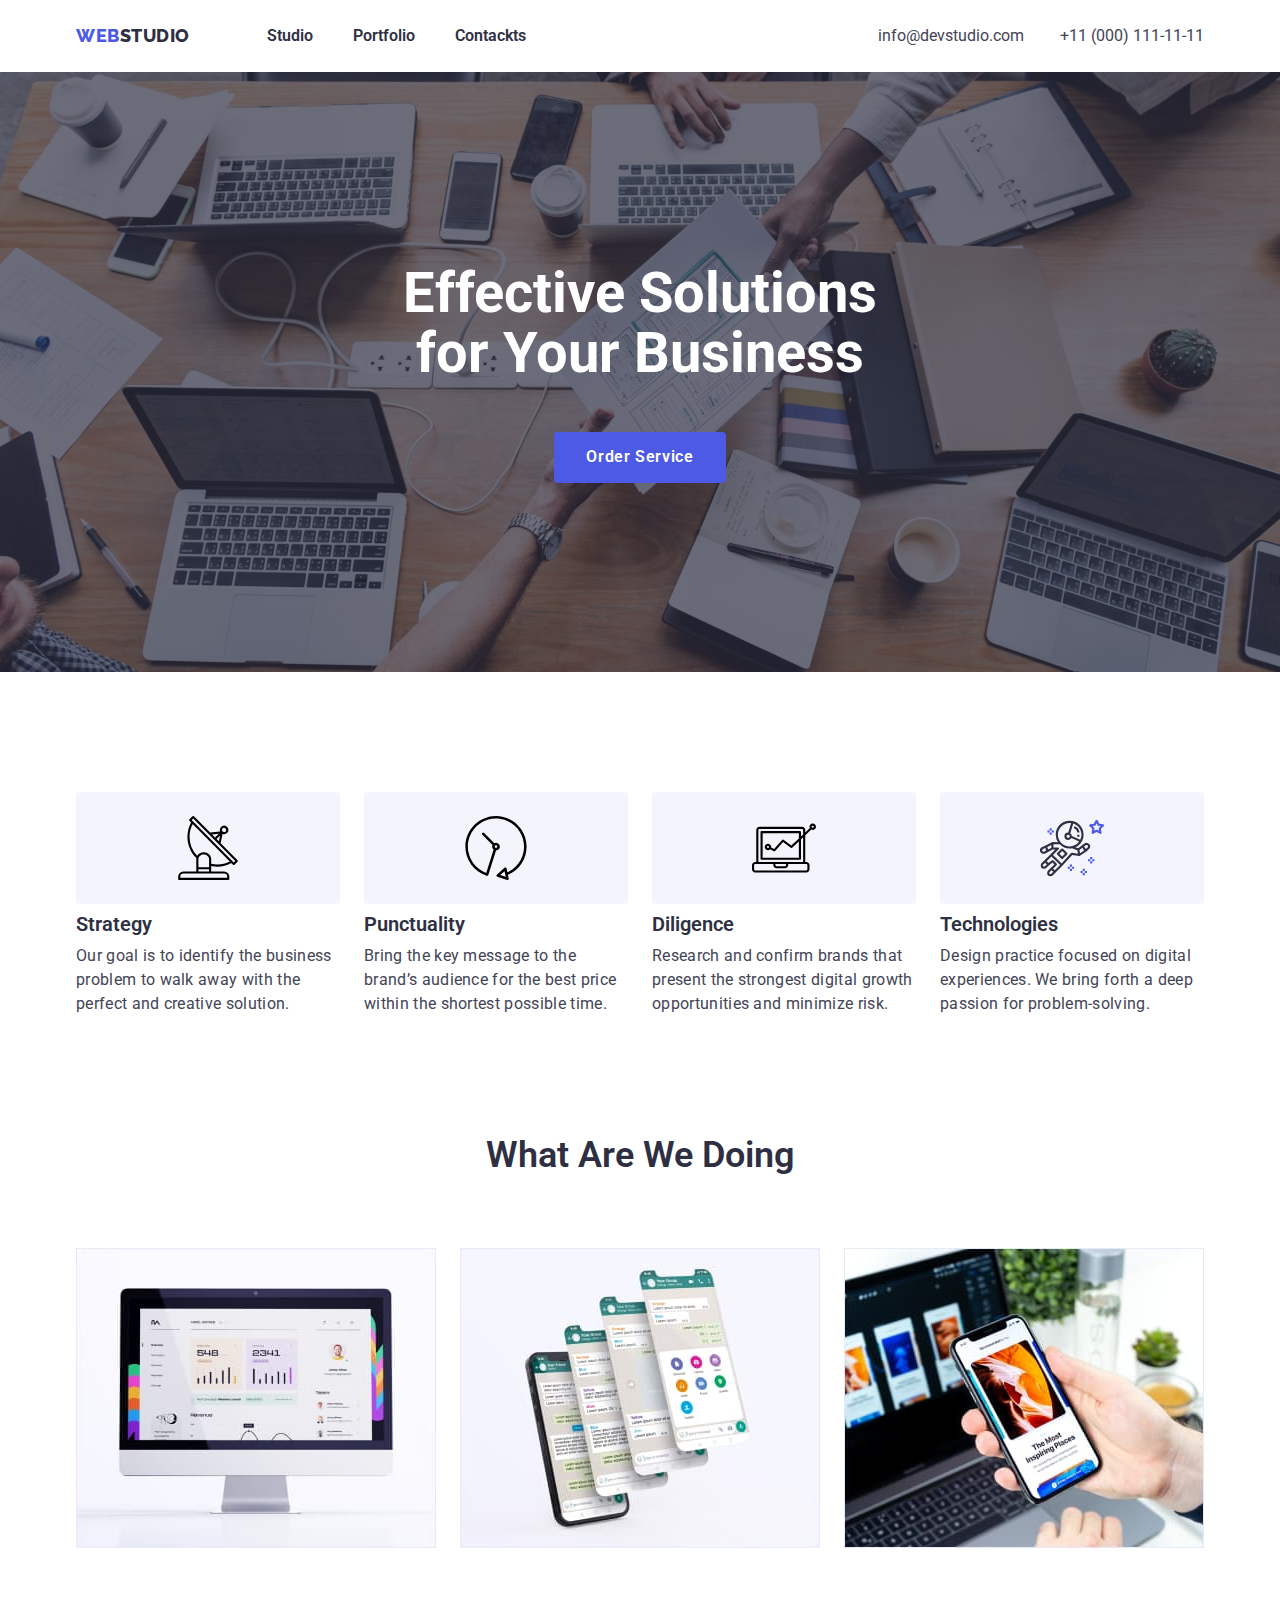
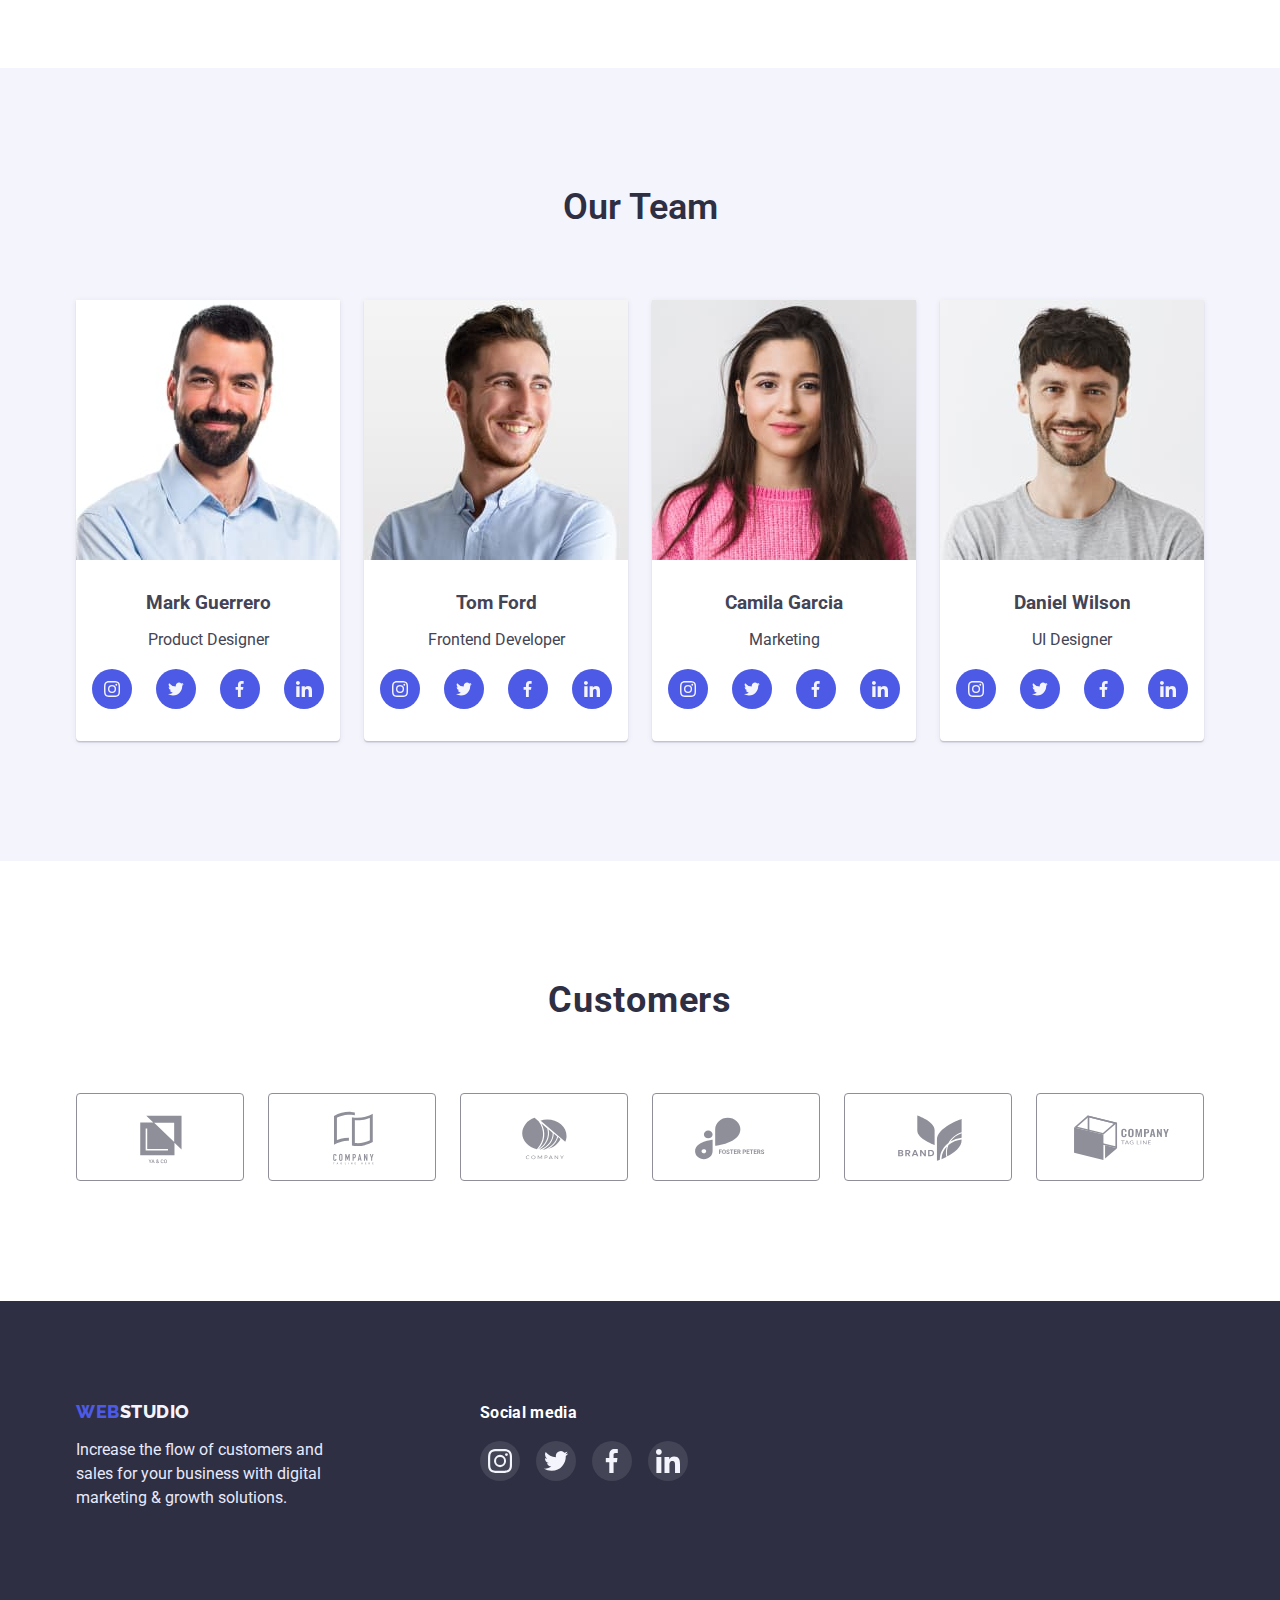
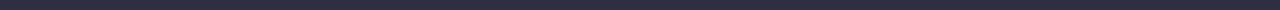
<file: index.html>
<!DOCTYPE html>
<html lang="en">

<head>
    <meta charset="UTF-8">
    <meta http-equiv="X-UA-Compatible" content="IE=edge">
    <meta name="viewport" content="width=device-width, initial-scale=1.0">
    <title>WEBSTUDIO</title>

    <link 
    rel="stylesheet" href="https://cdnjs.cloudflare.com/ajax/libs/modern-normalize/1.1.0/modern-normalize.min.css"
    integrity="sha512-wpPYUAdjBVSE4KJnH1VR1HeZfpl1ub8YT/NKx4PuQ5NmX2tKuGu6U/JRp5y+Y8XG2tV+wKQpNHVUX03MfMFn9Q=="
    crossorigin="anonymous" 
    referrerpolicy="no-referrer" />

    <link rel="preconnect" href="https://fonts.googleapis.com">
    <link rel="preconnect" href="https://fonts.gstatic.com" crossorigin>
    <link href="https://fonts.googleapis.com/css2?family=Raleway:wght@700&family=Roboto:wght@400;500;700;900&display=swap"
        rel="stylesheet">

    <link rel="stylesheet" href="css/style.css">
</head>
<body>
    <header class="header">
        <div class="container header-conteiner">
        <nav class="logo-nav">
            <a class="logo" href="index.html"><span>WEB</span>STUDIO</a>
            <ul class="site-nav list-nav" >
                <li class="item"><a class=" link" href="index.html">Studio</a> </li>
                <li class="item"><a class=" link" class="header-link" href="portfolio.html">Portfolio</a> </li>
                <li class="item"><a class=" link" href="/">Contackts</a> </li>
            </ul>
        </nav> 
        <ul class="contacts-list list"> 
            <li class="item "><a class="contacts-link" href="mailto:info@devstudio.com">info@devstudio.com</a></li>
            <li class="item "><a class="contacts-link" href="tel:+110001111111">+11 (000) 111-11-11</a></li>
        </ul>
        </div>
    </header>
    <main>
        <section class="hero">
            <div class="container hero-container">
            <h1 class="hero-title"> Effective Solutions for Your Business </h1>
            <button type="button" class="button">Order Service</button>
            </div>
        </section>
        <section class="features-section">
            <div class="container">
            <h2 class="section-title visually-hidden">Features </h2>
            <ul class="list feature-list-ul">
                <li class="future-list-list"> 
                    <h2 class="feature-list list"></h2>
                    <div class="list-icons">
                        <svg class="list-icon">
                            <use href="./images/spriteicons.svg#icon-radar"></use>
                        </svg>
                    </div>
                    <h3 class="title title-id">Strategy</h3>
                    <p class="title-item">
                        Our goal is to identify the business problem to walk away with the
                        perfect and creative solution.
                    </p>
                </li>
                <li class="future-list-list">
                    <div class="list-icons">
                        <svg class="list-icon">
                            <use href="./images/spriteicons.svg#icon-clock"></use>
                        </svg>
                    </div>
                    <h3 class="title">Punctuality</h3>
                    <p class="title-item">
                        Bring the key message to the brand’s audience for the best price
                        within the shortest possible time.
                    </p>
                </li>
                <li class="future-list-list">
                    <div class="list-icons">
                        <svg class="list-icon">
                            <use href="./images/spriteicons.svg#icon-pc"></use>
                        </svg>
                    </div>
                    <h3 class="title">Diligence</h3>
                    <p class="title-item">
                        Research and confirm brands that present the strongest digital
                        growth opportunities and minimize risk.
                    </p>
                </li>
                <li class="future-list-list">
                    <div class="list-icons">
                        <svg class="list-icon">
                            <use href="./images/spriteicons.svg#icon-astronaut"></use>
                        </svg>
                    </div>
                    <h3 class="title">Technologies</h3>
                    <p class="title-item">
                        Design practice focused on digital experiences. We bring forth a
                        deep passion for problem-solving.
                    </p>
                </li>
            </ul>
            </div>
        </section>    
        <section class="work-section">
            <div class="container">
            <h2 class="section-title">What are we doing</h2>
            <ul class="img-list-title list">
            <li class="img-section">
                <a href="#"> <img src="images/monitor.jpg" alt="computer" width="360" height="300"/>
                </a>
            </li>
            <li class="img-section">
                <a href="#">
                    <img src="images/phone-desktop.jpg" alt="screenshot" width="360" height="300" />
                </a>
            </li>
            <li class="img-section">
                <a href="#">
                    <img src="images/phone-in-arm.jpg" alt="phone" width="360" height="300" />
                </a>
            </li>
            </ul>
            </div>
        </section>

        <section class="team">
            <div class="container ">
            <h2 class="section-title">Our Team</h2>
            <ul class="card-set list">
                <li class="team-section">
                    <article class="card">
                        <div class="card-thumb">
                            <img class="img-list" src="images/mark-guerrero.jpg" 
                            alt="fotomark" width="264" height="260" />
                        </div>

                        <div class="card-content"> 
                            <h3 class="card-heading">Mark Guerrero</h3>
                            <p 
                            class="card-text">Product Designer
                            </p>
                            <ul class="team-social list">
                                <li><a href="#" class="team-icons">
                                    <svg class="team-icon">
                                        <use href="./images/spriteicons.svg#icon-instagramsmall"></use>
                                    </svg>
                                </a>
                                </li>
                                <li><a href="#" class="team-icons">
                                    <svg class="team-icon">
                                        <use href="./images/spriteicons.svg#icon-twitsmall"></use>
                                    </svg>
                                </a>
                                </li>
                                <li><a href="#" class="team-icons">
                                    <svg class="team-icon">
                                        <use href="./images/spriteicons.svg#icon-fbsmall"></use>
                                    </svg>
                                </a>
                                </li>
                                <li><a href="#" class="team-icons">
                                    <svg class="team-icon">
                                        <use href="./images/spriteicons.svg#icon-linkedinsmall"></use>
                                    </svg>
                                    </a>
                                </li>
                            </ul>
                        </div> 
                    </article>
                </li>
            
                <li class="team-section">
                    <article class="card">
                        <div class="card-thumb">
                            <img class="img-list" src="images/tom-ford.jpg" alt="fototom" width="264" height="260"/>
                        </div>
                        <div class="card-content">
                            <h3 class="card-heading">Tom Ford</h3>
                        <p class="card-text">Frontend Developer</p>
                        <ul class="team-social list">
                            <li><a href="#" class="team-icons">
                                    <svg class="team-icon">
                                        <use href="./images/spriteicons.svg#icon-instagramsmall"></use>
                                    </svg>
                                </a>
                            </li>
                            <li><a href="#" class="team-icons">
                                    <svg class="team-icon">
                                        <use href="./images/spriteicons.svg#icon-twitsmall"></use>
                                    </svg>
                                </a>
                            </li>
                            <li><a href="#" class="team-icons">
                                    <svg class="team-icon">
                                        <use href="./images/spriteicons.svg#icon-fbsmall"></use>
                                    </svg>
                                </a>
                            </li>
                            <li><a href="#" class="team-icons">
                                    <svg class="team-icon">
                                        <use href="./images/spriteicons.svg#icon-linkedinsmall"></use>
                                    </svg>
                                </a>
                            </li>
                        </ul>
                        </div>
                    </article>
                </li>
                <li class="team-section">
                    <article class="card">
                        <div class="card-thumb">
                            <img class="img-list" src="images/camila-garcia.jpg" alt="fotocamila" width="264" height="260"/>
                        </div>
                        <div class="card-content"> 
                        <h3 class="card-heading">Camila Garcia</h3>
                        <p class="card-text">Marketing</p>
                        <ul class="team-social list">
                            <li><a href="#" class="team-icons">
                                    <svg class="team-icon">
                                        <use href="./images/spriteicons.svg#icon-instagramsmall"></use>
                                    </svg>
                                </a>
                            </li>
                            <li><a href="#" class="team-icons">
                                    <svg class="team-icon">
                                        <use href="./images/spriteicons.svg#icon-twitsmall"></use>
                                    </svg>
                                </a>
                            </li>
                            <li><a href="#" class="team-icons">
                                    <svg class="team-icon">
                                        <use href="./images/spriteicons.svg#icon-fbsmall"></use>
                                    </svg>
                                </a>
                            </li>
                            <li><a href="#" class="team-icons">
                                    <svg class="team-icon">
                                        <use href="./images/spriteicons.svg#icon-linkedinsmall"></use>
                                    </svg>
                                </a>
                            </li>
                        </ul>
                        </div>
                    </article>
                </li>
                <li class="team-section">
                    <article class="card">
                        <div class="card-thumb">
                            <img class="img-list" src="images/daniel-wilson.jpg" alt="fotodaniel" width="264" height="260"/>
                        </div>
                        <div class="card-content"> 
                        <h3 class="card-heading">Daniel Wilson</h3>
                        <p class="card-text">UI Designer</p>
                        <ul class="team-social list">
                            <li><a href="#" class="team-icons">
                                    <svg class="team-icon">
                                        <use href="./images/spriteicons.svg#icon-instagramsmall"></use>
                                    </svg>
                                </a>
                            </li>
                            <li><a href="#" class="team-icons">
                                    <svg class="team-icon">
                                        <use href="./images/spriteicons.svg#icon-twitsmall"></use>
                                    </svg>
                                </a>
                            </li>
                            <li><a href="#" class="team-icons">
                                    <svg class="team-icon">
                                        <use href="./images/spriteicons.svg#icon-fbsmall"></use>
                                    </svg>
                                </a>
                            </li>
                            <li><a href="#" class="team-icons">
                                    <svg class="team-icon">
                                        <use href="./images/spriteicons.svg#icon-linkedinsmall"></use>
                                    </svg>
                                </a>
                            </li>
                        </ul>
                        </div>
                    </article>
                </li>
            </ul>
            </div>
        </section>

        <section class="customers-section section">
            <div class="customers-container container">
                <h2 class="customers-title">Customers</h2>
            <ul class="customers-partner">
                <li class="customers-list"><a href="#" class="customers-icons">
                        <svg class="customers-icon">
                            <use href="./images/spriteicons.svg#icon-yaco"></use>
                        </svg>
                    </a>
                </li>
                <li class="customers-list"><a href="#" class="customers-icons">
                        <svg class="customers-icon">
                            <use href="./images/spriteicons.svg#icon-companybook"></use>
                        </svg>
                    </a>
                </li>
                <li class="customers-list"><a href="#" class="customers-icons">
                        <svg class="customers-icon">
                            <use href="./images/spriteicons.svg#icon-company"></use>
                        </svg>
                    </a>
                </li>
                <li class="customers-list"><a href="#" class="customers-icons">
                        <svg class="customers-icon">
                            <use href="./images/spriteicons.svg#icon-foster"></use>
                        </svg>
                    </a>
                </li>
                <li class="customers-list"><a href="#" class="customers-icons">
                        <svg class="customers-icon">
                            <use href="./images/spriteicons.svg#icon-brand"></use>
                        </svg>
                    </a>
                </li>
                <li class="customers-list"><a href="#" class="customers-icons">
                        <svg class="customers-icon">
                            <use href="./images/spriteicons.svg#icon-tagline"></use>
                        </svg>
                    </a>
                </li>
            </ul>
            </div>
        </section>
    </main>
    <footer class="footer-section">
        <div class="footer-container container">
            <div class="footer-recommendation">
                <a class="logo" href="/" ><span>Web</span>Studio</a>
                <p class="footer-text">Increase the flow of customers and sales for your business with
                    digital marketing & growth solutions.
                </p>
            </div>
            <div class="footer-social">
                <h2 class="footer-title">Social media</h2>
                <ul class="footer-media">
                    <li class="footer-list"><a href="#" class="footer-icons">
                            <svg class="footer-icon">
                                <use href="./images/spriteicons.svg#icon-instagramsmall"></use>
                            </svg>
                        </a>
                    </li>
                    <li class="footer-list"><a href="#" class="footer-icons">
                            <svg class="footer-icon">
                                <use href="./images/spriteicons.svg#icon-twitwhite"></use>
                            </svg>
                        </a>
                    </li>
                    <li class="footer-list"><a href="#" class="footer-icons">
                            <svg class="footer-icon">
                                <use href="./images/spriteicons.svg#icon-fbwhite"></use>
                            </svg>
                        </a>
                    </li>
                    <li class="footer-list"><a href="#" class="footer-icons">
                            <svg class="footer-icon">
                                <use href="./images/spriteicons.svg#icon-linkedinsmall"></use>
                            </svg>
                        </a>
                    </li>
                </ul>
            </div>
        </div>
    </footer>
</body>
</html>
</file>
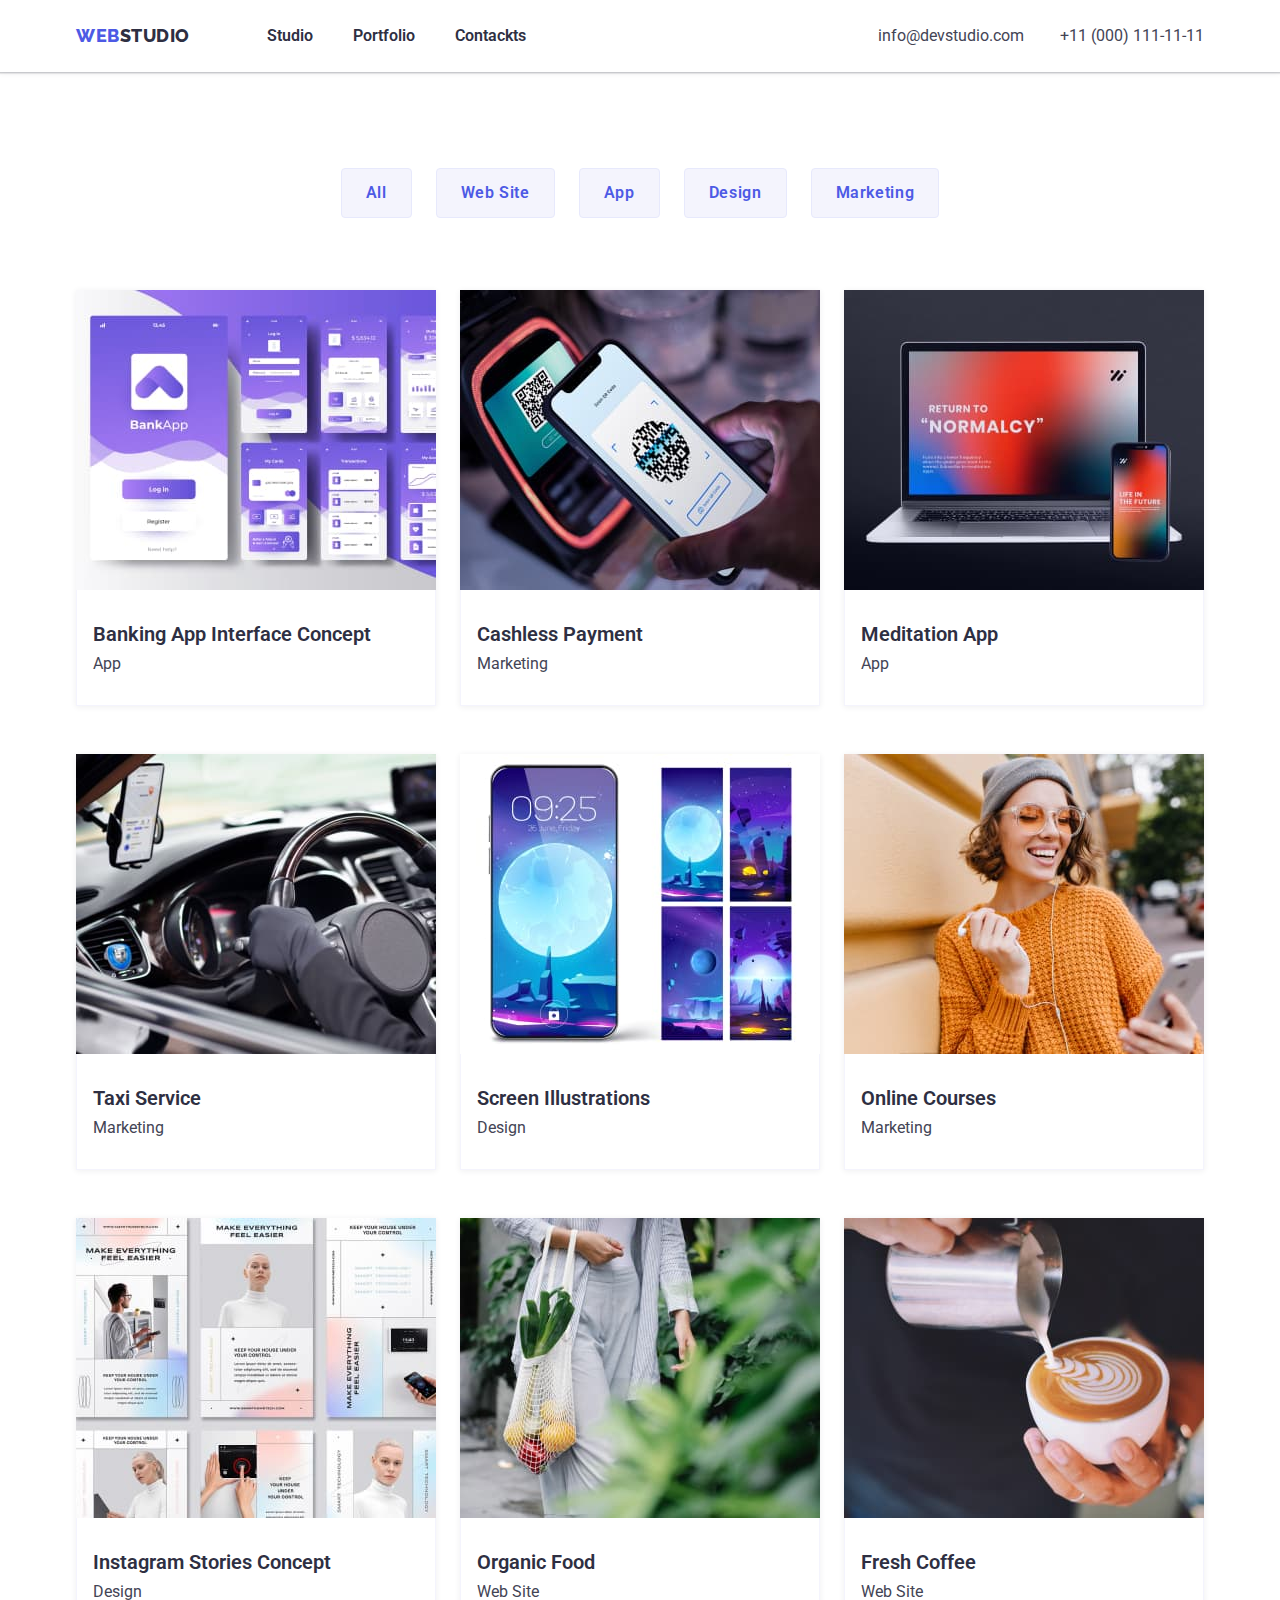
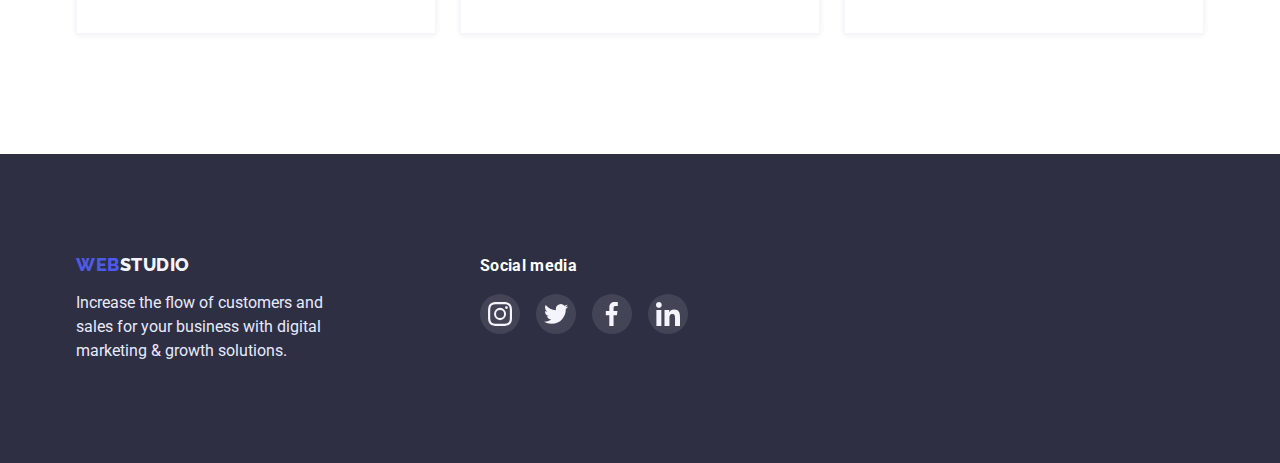
<file: portfolio.html>
<!DOCTYPE html>
<html lang="en">

<head>
    <meta charset="UTF-8">
    <meta http-equiv="X-UA-Compatible" content="IE=edge">
    <meta name="viewport" content="width=device-width, initial-scale=1.0">
    <title>Portfolio</title>

    <link 
    rel="stylesheet" href="https://cdnjs.cloudflare.com/ajax/libs/modern-normalize/1.1.0/modern-normalize.min.css" 
    integrity="sha512-wpPYUAdjBVSE4KJnH1VR1HeZfpl1ub8YT/NKx4PuQ5NmX2tKuGu6U/JRp5y+Y8XG2tV+wKQpNHVUX03MfMFn9Q==" 
    crossorigin="anonymous" 
    referrerpolicy="no-referrer" />

    <link rel="preconnect" href="https://fonts.googleapis.com">
    <link rel="preconnect" href="https://fonts.gstatic.com" crossorigin>
    <link href="https://fonts.googleapis.com/css2?family=Raleway:wght@700&family=Roboto:wght@400;500;700;900&display=swap"
        rel="stylesheet">

    <link rel="stylesheet" href="css/style.css">

</head>
<body>
    <header class="header">
        <div class="container header-conteiner">
            <nav class="logo-nav">
                <a class=" logo" href="index.html"><span>WEB</span>STUDIO</a>
                <ul class="site-nav list-nav">
                    <li class="item"><a class=" link" href="index.html">Studio</a> </li>
                    <li class="item"><a class=" link" class="header-link" href="portfolio.html">Portfolio</a> </li>
                    <li class="item"><a class=" link" href="/">Contackts</a> </li>
                </ul>
            </nav>
            <ul class="contacts-list list">
                <li class="item "><a class="contacts-link" href="mailto:info@devstudio.com">info@devstudio.com</a></li>
                <li class="item "><a class="contacts-link" href="tel:+110001111111">+11 (000) 111-11-11</a></li>
            </ul>
        </div>
    </header>

    <main>
        <section class="feature-list feature-list-list">
        <div class="container-portfolio">
            <ul class="batton-port-list list">
                <li><button class="button-portfolio" type="button">All </button></li>
                <li><button class="button-portfolio" type="button">Web Site</button></li>
                <li><button class="button-portfolio" type="button">App</button></li>
                <li><button class="button-portfolio" type="button">Design</button></li>
                <li><button class="button-portfolio" type="button">Marketing</button></li>
                </ul>
            </div>
            <div class="container port-conteiner">
            <ul class="list portfolio-list">
                <li class="item port-item">
                    <a href="" class="link">
                        <img class="img" width="360" height="300" src="images/app-phone.jpg"
                            alt="Banking App Interface Concept">
                        <div class="gallery-item-text">
                            <h2 class="title">Banking App Interface Concept</h2>
                            <p>App</p>
                        </div>
                    </a>
                </li>
                <li class="item">
                    <a href="" class="link">
                        <img class="img" width="360" height="300" src="images/phone-terminal.jpg"
                            alt="Banking App Interface Concept">
                        <div class="gallery-item-text">
                            <h2 class="title">Cashless Payment</h2>
                            <p>Marketing</p>
                        </div>
                    </a>
                </li>
                <li class="item">
                    <a href="" class="link">
                        <img class="img" width="360" height="300" src="images/leptop.jpg" alt="Laptop">
                        <div class="gallery-item-text">
                            <h2 class="title">Meditation App</h2>
                            <p>App</p>
                        </div>
                    </a>
                </li>
                <li class="item">
                    <a href="" class="link">
                        <img class="img" width="360" height="300" src="images/car.jpg" alt="Car">
                        <div class="gallery-item-text">
                            <h2 class="title">Taxi Service</h2>
                            <p>Marketing</p>
                        </div>
                    </a>
                </li>
                <li class="item">
                    <a href="" class="link">
                        <img class="img" width="360" height="300" src="images/phone-art.jpg"
                            alt="Screen Illustrations">
                        <div class="gallery-item-text">
                            <h2 class="title">Screen Illustrations</h2>
                            <p>Design</p>
                        </div>
                    </a>
                </li>
                <li class="item">
                    <a href="" class="link">
                        <img class="img" width="360" height="300" src="images/women.jpg" alt="Women">
                        <div class="gallery-item-text">
                            <h2 class="title">Online Courses</h2>
                            <p>Marketing</p>
                        </div>
                    </a>
                </li>
                <li class="item">
                    <a href="" class="link">
                        <img class="img" width="360" height="300" src="images/pages.jpg"
                            alt="Instagram Stories">
                        <div class="gallery-item-text">
                            <h2 class="title">Instagram Stories Concept</h2>
                            <p>Design</p>
                        </div>
                    </a>
                </li>
                <li class="item">
                    <a href="" class="link">
                        <img class="img" width="360" height="300" src="images/women-with-vegetables.jpg"
                            alt="women-with-vegetables">
                        <div class="gallery-item-text">
                            <h2 class="title">Organic Food</h2>
                            <p>Web Site</p>
                        </div>
                    </a>
                </li>
                <li class="item">
                    <a href="" class="link">
                        <img class="img" width="360" height="300" src="images/cofe.jpg" alt="Cofe">
                        <div class="gallery-item-text">
                            <h2 class="title">Fresh Coffee</h2>
                            <p>Web Site</p>
                        </div>
                    </a>
                </li>
            </ul>
            </div>
        </section>
    </main>
    <footer class="footer-section">
        <div class="footer-container container">
            <div class="footer-recommendation">
                <a class="logo" href="/"><span>Web</span>Studio</a>
                <p class="footer-text">Increase the flow of customers and sales for your business with
                    digital marketing & growth solutions.
                </p>
            </div>
            <div class="footer-social">
                <h2 class="footer-title">Social media</h2>
                <ul class="footer-media">
                    <li class="footer-list"><a href="#" class="footer-icons">
                            <svg class="footer-icon">
                                <use href="./images/spriteicons.svg#icon-instagramsmall"></use>
                            </svg>
                        </a>
                    </li>
                    <li class="footer-list"><a href="#" class="footer-icons">
                            <svg class="footer-icon">
                                <use href="./images/spriteicons.svg#icon-twitwhite"></use>
                            </svg>
                        </a>
                    </li>
                    <li class="footer-list"><a href="#" class="footer-icons">
                            <svg class="footer-icon">
                                <use href="./images/spriteicons.svg#icon-fbwhite"></use>
                            </svg>
                        </a>
                    </li>
                    <li class="footer-list"><a href="#" class="footer-icons">
                            <svg class="footer-icon">
                                <use href="./images/spriteicons.svg#icon-linkedinsmall"></use>
                            </svg>
                        </a>
                    </li>
                </ul>
            </div>   
        </div>
    </footer>

</body>
</html>
</file>
<file: css/style.css>
:root {
    --text-color: #434455;
    --active-color: #4D5AE5;
    --button-hover-color: #404BBF;
    --title-bcg-color: #2E2F42;
    --light-color: #F4F4FD;
    --main-color: #FFFFFF;
    --border-color-port: #E7E9FC;
    --border-portfolio: 0.5px solid #F4F4FD;
    --teal-color: #31D0AA;
    --sub-color: #8E8F99;
    --gap24: 24px;
    --gap48: 48px;
    --shadow-card: 0px 1px 6px rgba(46, 47, 66, 0.08), 0px 1px 1px rgba(46, 47, 66, 0.16),0px 2px 1px rgba(46, 47, 66, 0.08);
    --shadow: 0px 1px 6px rgba(46, 47, 66, 0.08);
}

*,
*::after,
*::before {
    box-sizing: border-box;
    margin: 0;
    padding: 0;
}

ul {
    list-style: none;
}


.container {
    max-width: 1158px;
    margin: 0 auto;
    padding-left: 15px;
    padding-right: 15px;
}

body {
    color: var(--text-color);
    background: var(--main-color);
    font-family: "Roboto", sans-serif;
    font-size: 16px;  
}


.header {
    background: #FFFFFF;
    box-shadow: 0px 2px 1px rgba(46, 47, 66, 0.08), 0px 1px 1px 
    rgba(46, 47, 66, 0.16), 0px 1px 6px rgba(46, 47, 66, 0.08);
}

/* =========Теж працює=========== */
/* .header .container {
    display: flex;
    align-items: center;
    justify-content: space-between;
} */

.header-conteiner{
    display: flex;
    align-items: center;
    justify-content: space-between
}


.container-portfolio {
    margin-bottom: 0;
    width: 1158px;
    padding-left: 12px;
    padding-right: 12px;
    margin-left: auto;
    margin-right: auto;
}

/*================Logo====================*/
.logo-nav {
    display: flex;
    align-items: center;
    justify-content: space-between;
}

.logo {
    font-family: "Raleway", sans-serif;
    font-weight: 800;
    font-size: 18px;
    line-height: 1.33;
    letter-spacing: 0.03em;
    text-transform: uppercase;
    color: var(--title-bcg-color);
    text-decoration: none;
    
}

.logo span {
    color: var(--active-color);
}

/*===================Site nav=================*/

.site-nav {
    display: flex;
    margin-left: 77px;
    
}

.site-nav .item {
    margin-right: 40px;
}

.site-nav .item:last-child{
    margin-right: 0px;
}

.site-nav .link {
    display: block;
    padding-top: 24px;
    padding-bottom: 24px;

    color: var(--title-bcg-color);
    font-weight: 600;
    font-size: 16px;
    line-height: 1.5;
    text-decoration: none;
   
}

.text-decor-none {
    text-decoration: none
}

.site-nav .link:hover,
.site-nav .link:focus {
    color: var(--active-color);
}

/*============Contacts=============== */

.contacts-list {
    display: flex;
    
}

.contacts-list .item + .item{
    margin-left: 12px;
}

.contacts-link,
.work-link {
    font-size: 16px;
    line-height: 1.5;
    color: var(--text-color);
    text-decoration: none;
}

.contacts-link:hover,
.contacts-link:focus {
    color: var(--active-color);
}


.hero{
    padding: 192px 0px;
    max-width: 1440px;
    height: 600px;
    margin: 0 auto;
    background-color: var(--title-color);
    background-image: linear-gradient(rgba(46, 47, 66, 0.7), rgba(46, 47, 66, 0.7)), url(../images/people-office.jpg);
    background-position: center;
    background-repeat: no-repeat;
    background-size: cover;
}

.hero-container {
    text-align: center;
}

.hero-title {
    max-width: 492px;
    margin: 0 auto;
    margin-bottom: 48px;

    font-size: 56px;
    font-weight: 700;
    line-height: 1.07;
    color: #ffffff;
}

/*============Button===================*/

.button {
    padding: 16px 32px;

    font-family: "Roboto", sans-serif;
    font-weight: 600;
    font-size: 16px;
    line-height: 1.18;
    letter-spacing: 0.04em;
    color: var(--main-color);

    background-color: var(--active-color);

    display: flex;
    align-items: center;
    
    margin-right: auto;
    margin-left: auto;

    cursor: pointer;
    border: 1px solid var(--primery-band);
    border-radius: 4px;
}

.button:hover,
.button:focus {
    background-color: var(--button-hover-color);
    box-shadow: 0px 4px 4px rgba(0, 0, 0, 0.15);
}


section {
    padding-top: 120px;
    padding-bottom: 120px;
}

/*==========Sections=============*/
.section-title {
    color: var(--title-bcg-color);
    font-weight: 600;
    font-size: 36px;
    line-height: 1.11;
    text-align: center;
    text-transform: capitalize;
}

.visually-hidden {
    position: absolute;
    width: 1px;
    height: 1px;
    margin: -1px;
    border: 0;
    padding: 0;
    white-space: nowrap;
    clip-path: inset(100%);
    clip: rect(0 0 0 0);
    overflow: hidden;
}

.feature-list .title,
.team-list .title,
.work-link .title {
    color: var(--title-bcg-color);
    font-weight: 600;
    font-size: 20px;
    line-height: 1.2;
}

/*========Features===========*/

.list{
    display: flex;
    flex-direction: row;
    align-items: flex-start;
    padding: 0px;
    gap: 24px;
}


.feature-list-ul{
    display: flex;
    
}

.list-icons {
    margin-bottom: 8px;

    width: 264px;
    height: 112px;
    border-radius: 4px;
    background-color: var(--light-color);

    display: flex;
    align-items: center;
    justify-content: center;
}

.list-icon {
    width: 64px;
    height: 64px;
}


.work-section{
    padding-top: 0px;
}


.title {
    color: var(--title-bcg-color);
    font-weight: 600;
    font-size: 20px;
    line-height: 1.2;
    display: flex;
    
}

.title-item {
    display: flex;

    font-family: 'Roboto';
    font-style: normal;
    font-weight: 400;
    font-size: 16px;
    line-height: 24px;
    letter-spacing: 0.02em;
    color: var(--text-color)
    
}

/*=========IMG-list===============*/

.img-list{
    display: flex;
}

.section-title{
    margin-bottom: 72px;
}

.img-list-title{
    display: flex;
}

img {
    display: block;
    max-width: 100%;
    height: auto;
}
  
/*==========TEAM-list==============*/

.card-set{
    display: flex;
    padding: 0px;
    margin: 0px;
   
}

.card {
    border-radius: 0px 0px 4px 4px;
    background: #FFFFFF;
    box-shadow: var(--shadow-card)
}

.card-thumb-port{
    margin-bottom: 32px;
}

.card-content{
    display: flex;
    flex-direction: column;
    justify-content: center;
    align-items: center;
    padding: 0px;
    gap: 8px
}

.card-content {
     margin-top: 32px;
    
}

.card-text{
    margin-top: 8px;
}

.card-set > .team-section{
    flex-basis: calc(100% / 4);
}

.team-social{
    max-width: 264px;
}

.team {
    background: var(--light-color);
}

.team-social {
    display: flex;
    padding: 12px 16px 32px 16px;
    justify-content: space-between;
}

.team-icons {
    width: 40px;
    height: 40px;
    border-radius: 50%;
    background-color: #4D5AE5;

    display: flex;
    align-items: center;
    justify-content: center;
}

.team-icon {
    width: 16px;
    height: 16px;
}

/* =====customers======= */

.customers-section {
    padding-bottom: 120px;
}


.customers-title {
    margin-bottom: 72px;

    font-weight: 700;
    font-size: 36px;
    line-height: 1.11;
    letter-spacing: 0.02em;
    text-align: center;
    text-transform: capitalize;
    color: var(--title-bcg-color);
}

.customers-partner {
    display: flex;
}

.customers-list {
    margin-right: 24px;
}

.customers-list:last-child {
    margin-right: 0px;
}

.customers-icons {
    height: 88px;
    width: 168px;
    border: 1px solid var(--sub-color);
    border-radius: 4px;

    display: flex;
    align-items: center;
    justify-content: center;
}

.customers-icons:hover,
.customers-icons:focus {
    border: 1px solid var(--active-color);
}

.customers-icon {
    height: 88px;
    width: 104px;
    fill: var(--sub-color);
}

.customers-icons:hover .customers-icon,
.customers-icons:focus .customers-icon {
    fill: var(--active-color);

}


/*===========Footer================*/
.footer-section {
    padding: 100px 0px;
    background-color: #2E2F42;
}

.footer-container {
    display: flex;
}

.footer-recommendation {
    margin-right: 120px;
}

.footer-logo {
    font-family: 'Raleway', sans-serif;
    font-size: 18px;
    font-weight: 800;
    text-transform: uppercase;
    color: var(--light-color);
}

.footer-text {
    width: 284px;
    margin-top: 16px;

    line-height: 1.5;
    color: var(--border-color-port);
}

.footer-title {
    font-size: 16px;
    margin-bottom: 16px;
    font-weight: 700;
    line-height: 1.5;
    letter-spacing: 0.02em;
    color: var(--main-color);
}

.footer-media {
    display: flex;
}

.footer-list {
    margin-right: 16px;
}

.footer-list:last-child {
    margin-right: 0px;
}

.footer-icons {
    width: 40px;
    height: 40px;
    border-radius: 50%;
    background-color: rgba(255, 255, 255, 0.1);

    display: flex;
    align-items: center;
    justify-content: center;
}

.footer-icons:hover,
.footer-icons:focus {
    background-color: var(--teal-color);
}

.footer-icon {
    width: 24px;
    height: 24px;
}

.footer-recommendation .logo {
    color: var(--light-color);
    line-height: 1.17;
}

/* Porfolio */
/* Buttons */
.button-portfolio {
    padding: 12px 24px;
    border: 1px solid var(--border-color-port);
    border-radius: 4px;
    color: var(--active-color);
    background: var(--light-color);
    font-family: "Roboto";
    font-style: normal;
    font-weight: 600;
    font-size: 16px;
    line-height: 1.5;
    align-items: center;
    text-align: center;
    letter-spacing: 0.04em;
    cursor: pointer;
    border: 1px solid #E7E9FC;
    border-radius: 4px;
}

.feature-list-list{
    padding-top: 96px;
    padding-bottom: 120px;
}

.batton-port-list {
    justify-content: center;
    margin-bottom: 72px;
}

.button-portfolio:hover,
.button-portfolio:active {
    color: var(--light-color);
    background: #4D5AE5;
    box-shadow: 0px 3px 1px rgba(0, 0, 0, 0.1), 0px 2px 1px 
    rgba(0, 0, 0, 0.08), 0px 2px 2px rgba(0, 0, 0, 0.12);
    border-radius: 4px;
}


.selector {
    justify-content: center;
}

.selector .item+.item {
    margin-left: var(--gap24);
}

/* .selector-button {
    padding: 12px 24px;
    border: 1px solid var(--secondary-text-color);
    border-radius: 4px;

    background-color: var(--third-color);
    color: var(--accent);
    font-family: inherit;
    font-weight: 500;
    font-size: 16px;
    line-height: 1.5;
    letter-spacing: 0.04em;

    cursor: pointer;
} */

.title {
    margin-bottom: 8px;
}

/* .selector-button:hover,
.selector-button:focus,
.selector-button:active {
    background-color: var(--accent);
    color: var(--main-color);
    border: 1px solid transparent;
} */

.list.selector {
    margin-bottom: 72px;
}

.portfolio-list {
    flex-wrap: wrap;
    row-gap: var(--gap48);
    column-gap: var(--gap24);
    
}

.portfolio-list .item {
    flex-basis: calc((100% - 2 * var(--gap24)) / 3);
    box-shadow: var(--shadow);
    overflow: hidden;
    
}

.gallery-item-text {
    padding-top: 32px;
    padding-bottom: 32px;
    padding-left: 16px;
    border: 0.5px solid var(--light-color);
    Border-top: none;
}

.link p {
    color: var(--text-color);
    text-decoration: none; 
}

.link{
    text-decoration: none;
}
</file>
